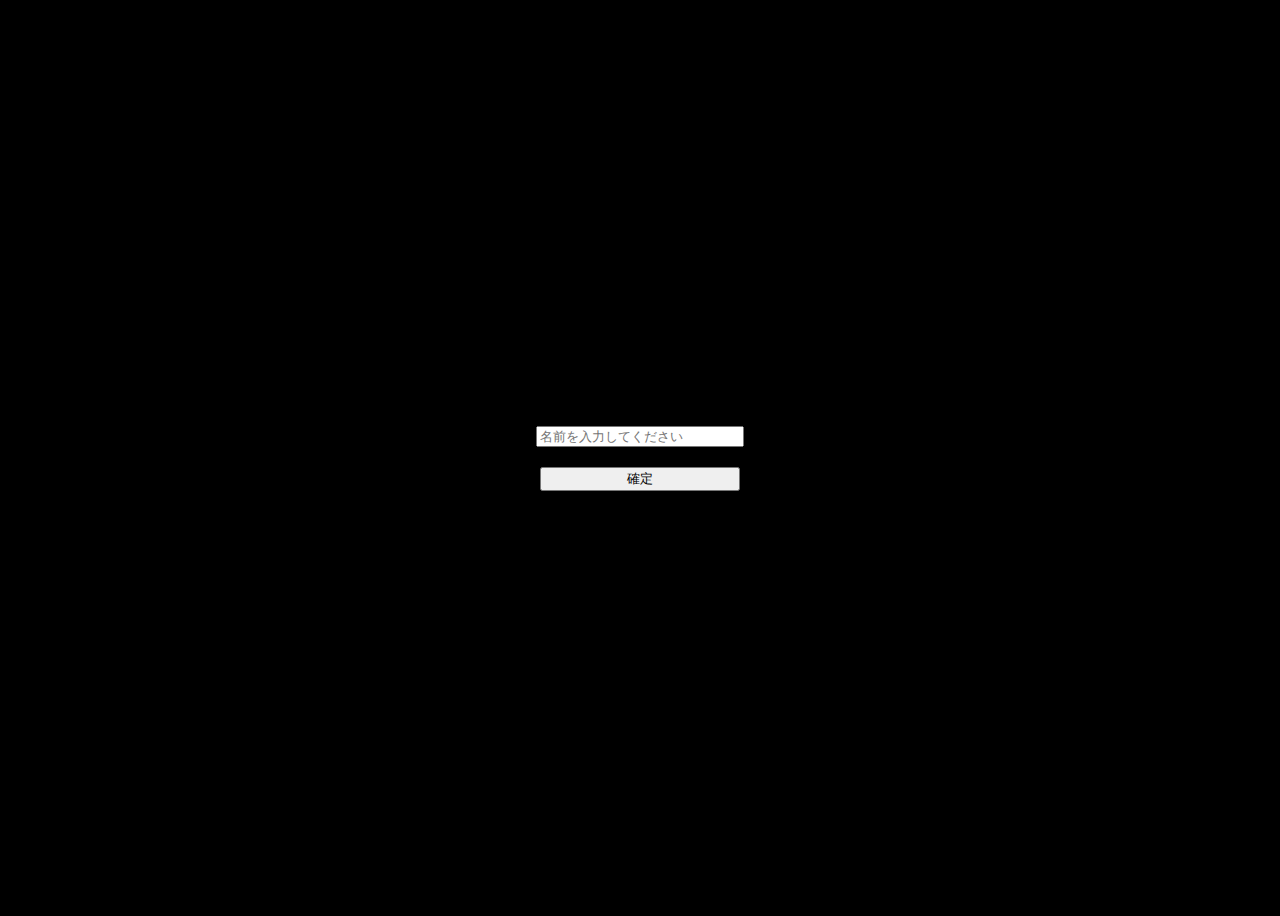
<file: index.html>
<!DOCTYPE html>

<head>
    <meta charset="UTF-8">
    <meta name="viewport" content="width=device-width, initial-scale=1.0">
    <title>ポートフォリオ</title>
    <link rel="stylesheet" href="index.css">

    <script>
        function onSubmit() {
            const nameInput = document.getElementById("name");
            const name = nameInput.value.trim();
            if (name !== "") {
                const welcomeMessage = document.getElementById("welcome-message");
                const welcomeText = document.getElementById("welcome-text");
                welcomeText.innerText = "Welcome " + name;
                nameInput.value = ""; // 入力欄をリセット
                document.getElementById("name-input").style.display = "none"; // 入力欄を非表示
                welcomeMessage.style.display = "block"; // "Welcome"メッセージを表示
            } else {
                alert("名前を入力してください。");
            }
        }
    </script>
    
</head>

<body>
    <div id="name-input">
        <input type="text" id="name" placeholder="名前を入力してください">
        <button onclick="onSubmit()">確定</button>
    </div>
    <div id="welcome-message" style="display: none;">
        <p id="welcome-text"></p>
        <a href="portfolio.html">ポートフォリオを見る</a>
    </div>
</body>

</html>
</file>
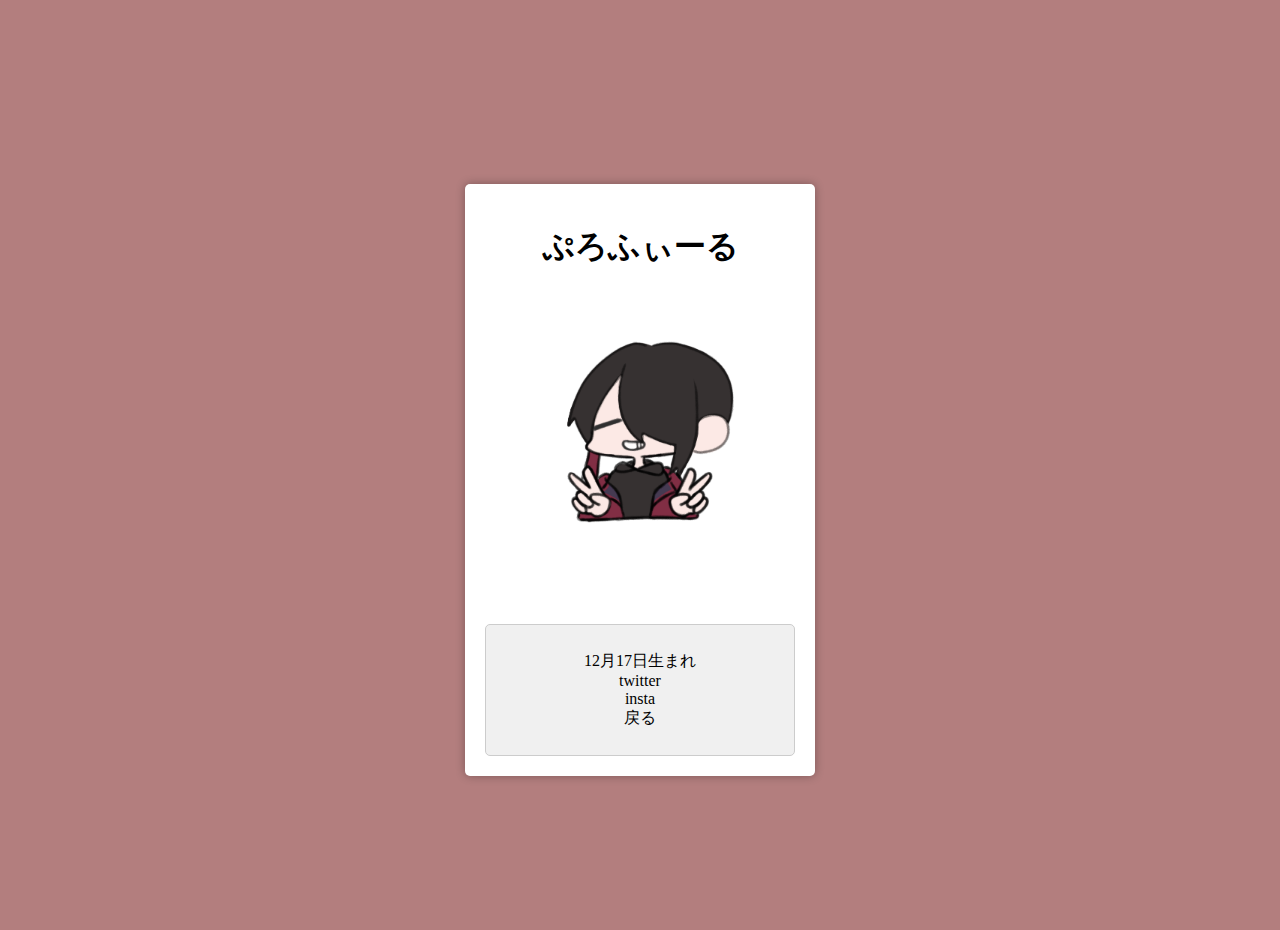
<file: plofile.html>
<!DOCTYPE html>

<head>
    <meta charset="UTF-8">
    <meta name="viewport" content="width=device-width, initial-scale=1.0">
    <title>ぷろふぃーる</title>
    <link rel="stylesheet" href="works.css">
</head>

<body>
    <div class="container">
        <div class="detail-content">
            <h1>ぷろふぃーる</h1>
            <div class="image-container">
                <img src="jpg/5.jpg" alt="NEZE">
            </div>
            <div class="description-container">
                <p>12月17日生まれ<a href="https://twitter.com/Neze_illust"><br>twitter</a><a href="https://www.instagram.com/neze_illust/?hl=ja"><br>insta</a><br><a href="portfolio.html">戻る</a></p>
            </div>
        </div>
    </div>
</body>

</html>
</file>
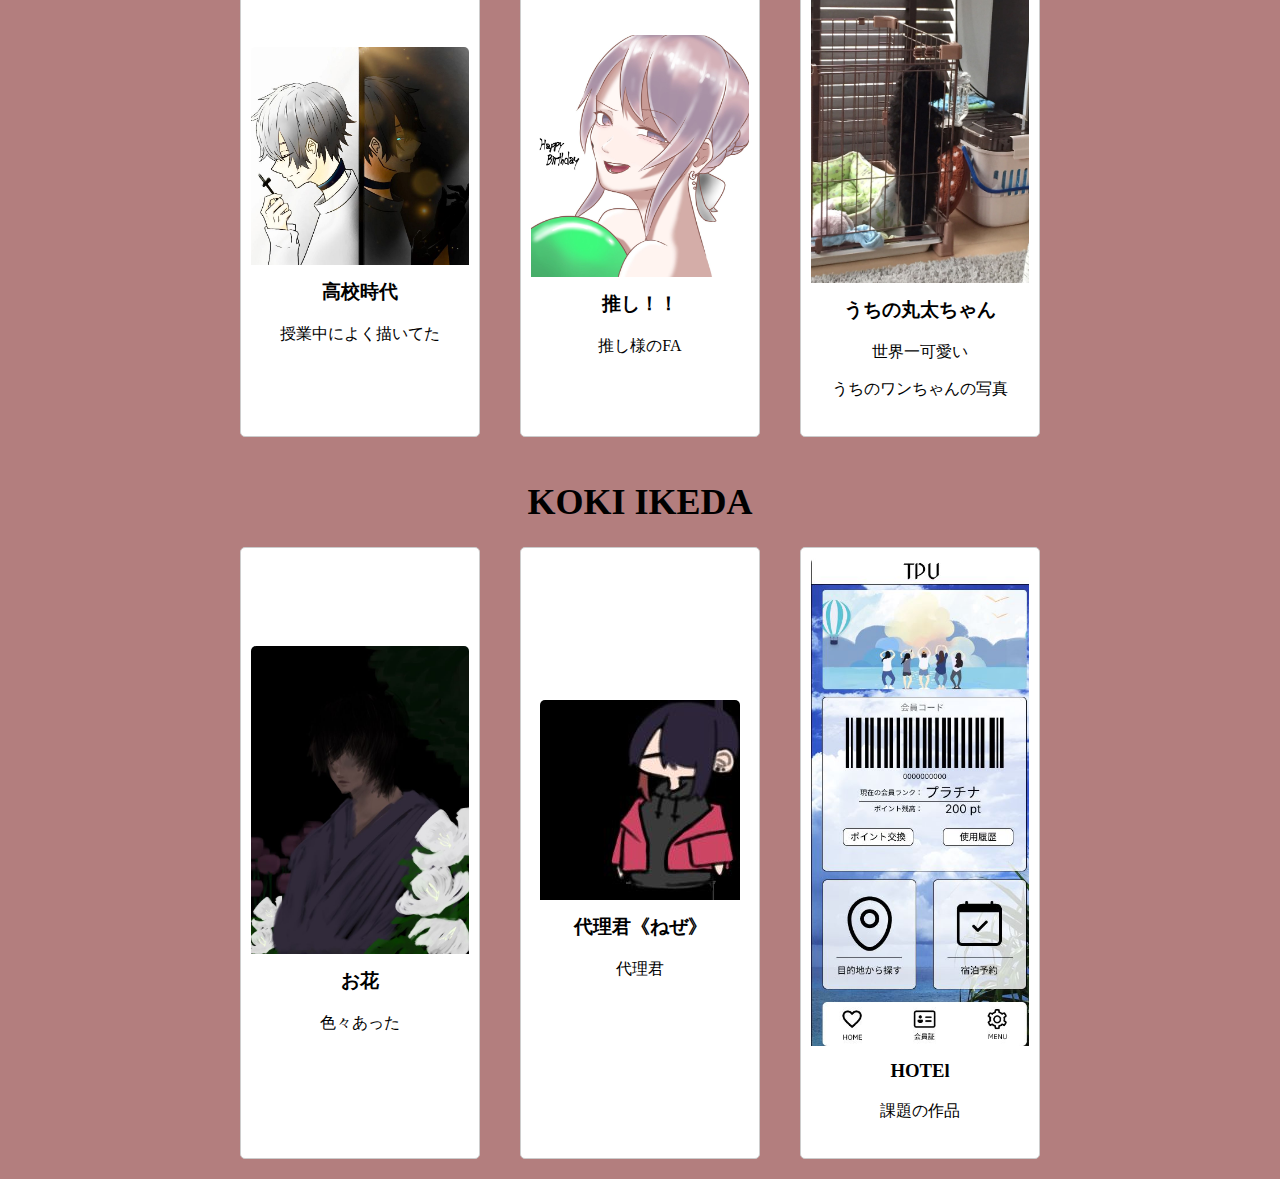
<file: portfolio.html>
<!DOCTYPE html>

<head>
    <meta charset="UTF-8">
    <meta name="viewport" content="width=device-width, initial-scale=1.0">
    <title>ポートフォリオ</title>
    <link rel="stylesheet" href="styles.css">
</head>

<body>
    <div class="container">


        <div class="gallery">
            <!-- 上の作品 -->
            <div class="top-works">
                <div class="work-card">
                    <a href="work1.html">
                        <img src="path/to/work1.jpg" alt="Work 1">
                        <div class="work-details">
                            <h3>高校時代</h3>
                            <p>授業中によく描いてた</p>
                        </div>
                    </a>
                </div>
                <div class="work-card">
                    <a href="work2.html">
                        <img src="path/to/work2.jpg" alt="Work 2">
                        <div class="work-details">
                            <h3>推し！！</h3>
                            <p>推し様のFA</p>
                        </div>
                    </a>
                </div>
                <div class="work-card">
                    <a href="work3.html">
                        <img src="path/to/work3.jpg" alt="Work 3">
                        <div class="work-details">
                            <h3>うちの丸太ちゃん</h3>
                            <p>世界一可愛い
                            <p>うちのワンちゃんの写真</p>
                            </p>
                        </div>
                </div></a>
            </div>

            <div class="centered">
                <a href="plofile.html"><h1>KOKI IKEDA</h1></a>
            </div>

            <!-- 下の作品 -->
            <div class="bottom-works">
                <div class="work-card">
                    <a href="work4.html">
                        <img src="path/to/work4.jpg" alt="Work 4">
                        <div class="work-details">
                            <h3>お花</h3>
                            <p>色々あった</p>
                        </div>
                    </a>
                </div>
                <div class="work-card">
                    <a href="work5.html">
                        <img src="path/to/work5.jpg" alt="Work 5">
                        <div class="work-details">
                            <h3>代理君《ねぜ》</h3>
                            <p>代理君</p>
                        </div>
                    </a>
                </div>
                <div class="work-card">
                    <a href="work6.html">
                        <img src="path/to/work6.jpg" alt="Work 6">
                        <div class="work-details">
                            <h3>HOTEl</h3>
                            <p>課題の作品</p>
                        </div>
                    </a>
                </div>
            </div>
        </div>
    </div>
</body>

</html>
</file>
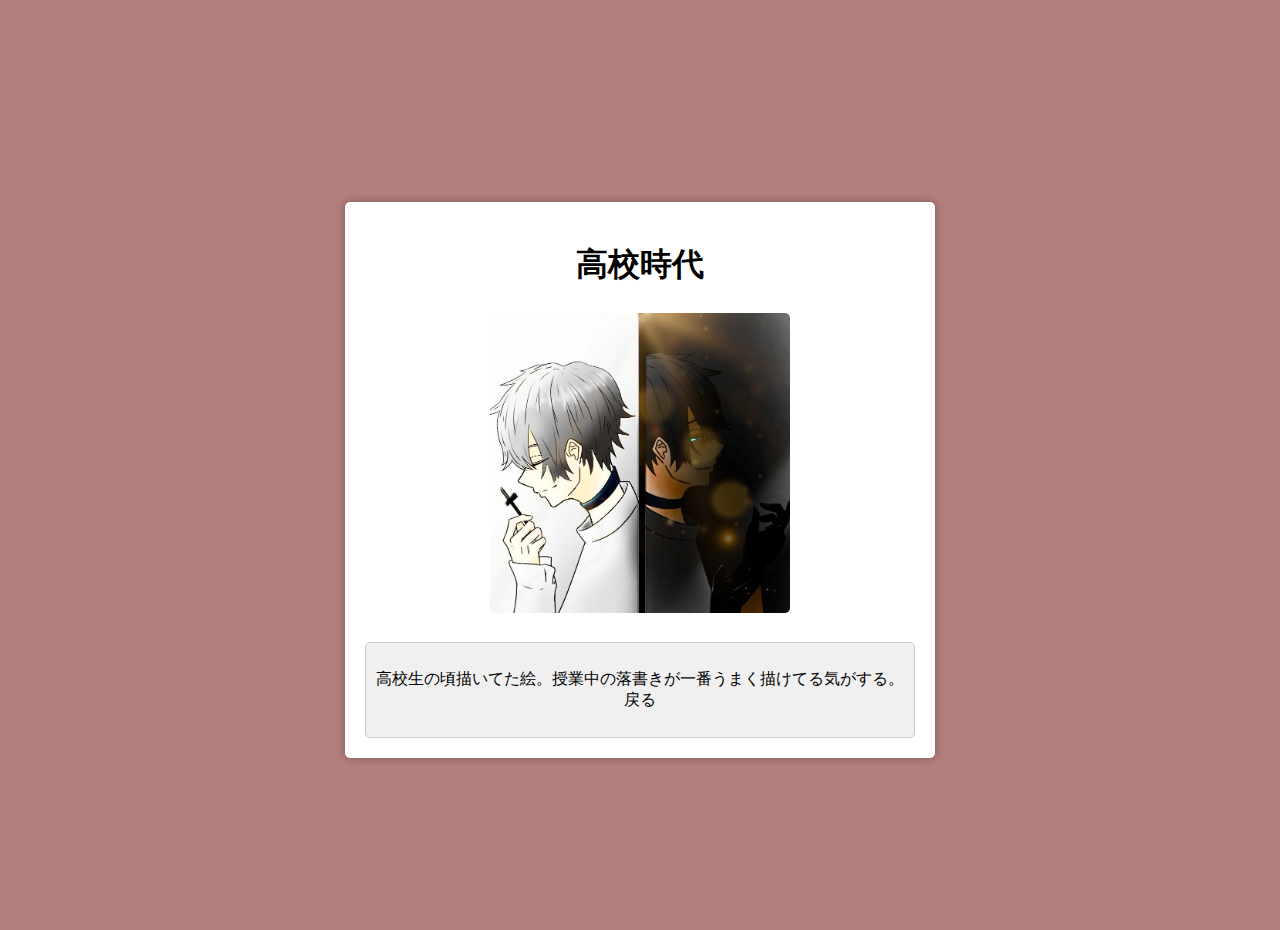
<file: work1.html>
<!DOCTYPE html>

<head>
    <meta charset="UTF-8">
    <meta name="viewport" content="width=device-width, initial-scale=1.0">
    <title>高校時代</title>
    <link rel="stylesheet" href="works.css">
</head>

<body>
    <div class="container">
        <div class="detail-content">
            <h1>高校時代</h1>
            <div class="image-container">
                <img src="path/to/work1.jpg" alt="Work 1">
            </div>
            <div class="description-container">
                <p>高校生の頃描いてた絵。授業中の落書きが一番うまく描けてる気がする。<br><a href="portfolio.html">戻る</a></p>
            </div>
        </div>
    </div>
</body>

</html>
</file>
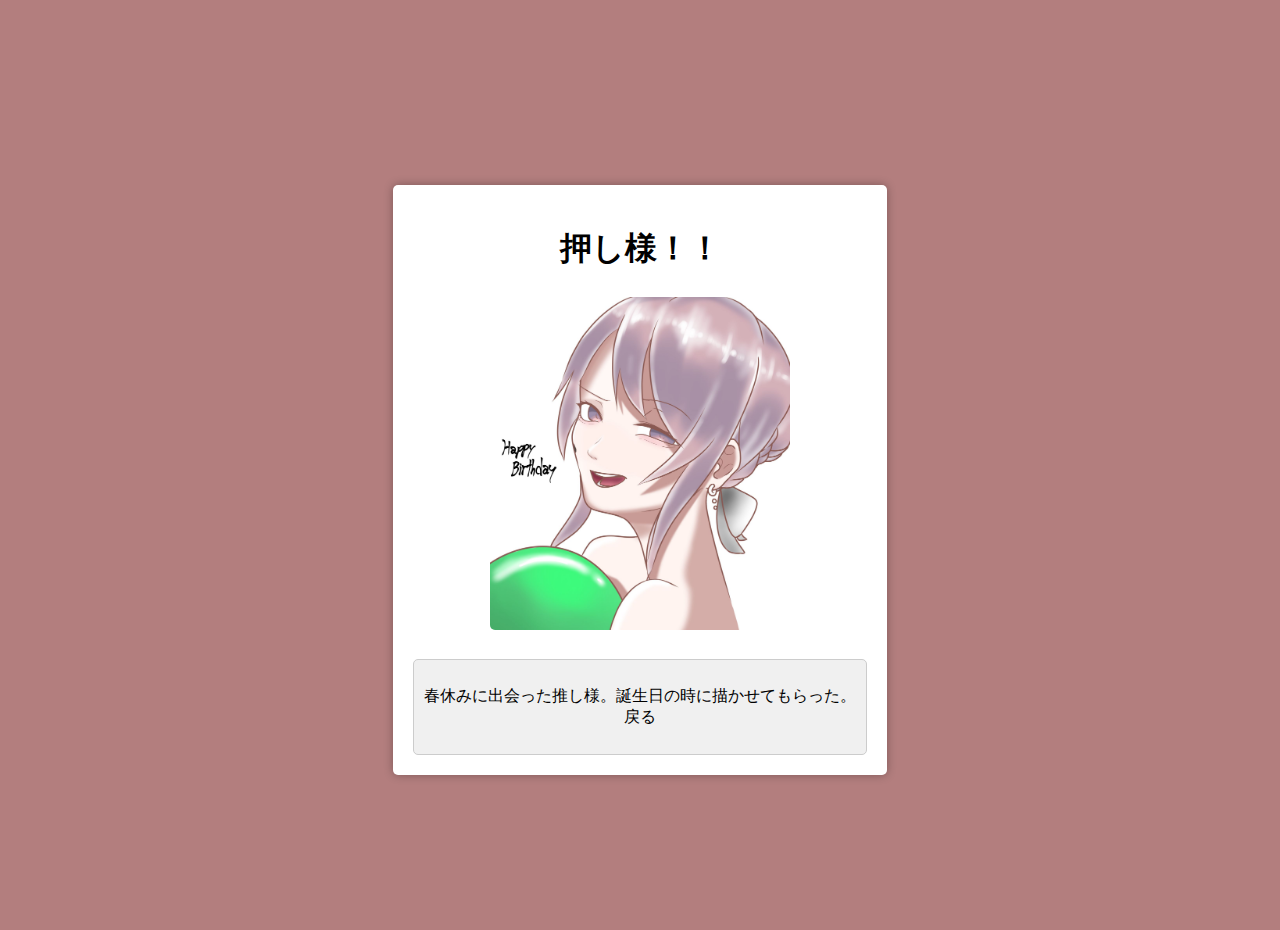
<file: work2.html>
<!DOCTYPE html>

<head>
    <meta charset="UTF-8">
    <meta name="viewport" content="width=device-width, initial-scale=1.0">
    <title>押し様！！</title>
    <link rel="stylesheet" href="works.css">
</head>

<body>
    <div class="container">
        <div class="detail-content">
            <h1>押し様！！</h1>
            <div class="image-container">
                <img src="path/to/work2.jpg" alt="Work 2">
            </div>
            <div class="description-container">
                <p>春休みに出会った推し様。誕生日の時に描かせてもらった。<br><a href="portfolio.html">戻る</a></p>
            </div>
        </div>
    </div>
</body>

</html>
</file>
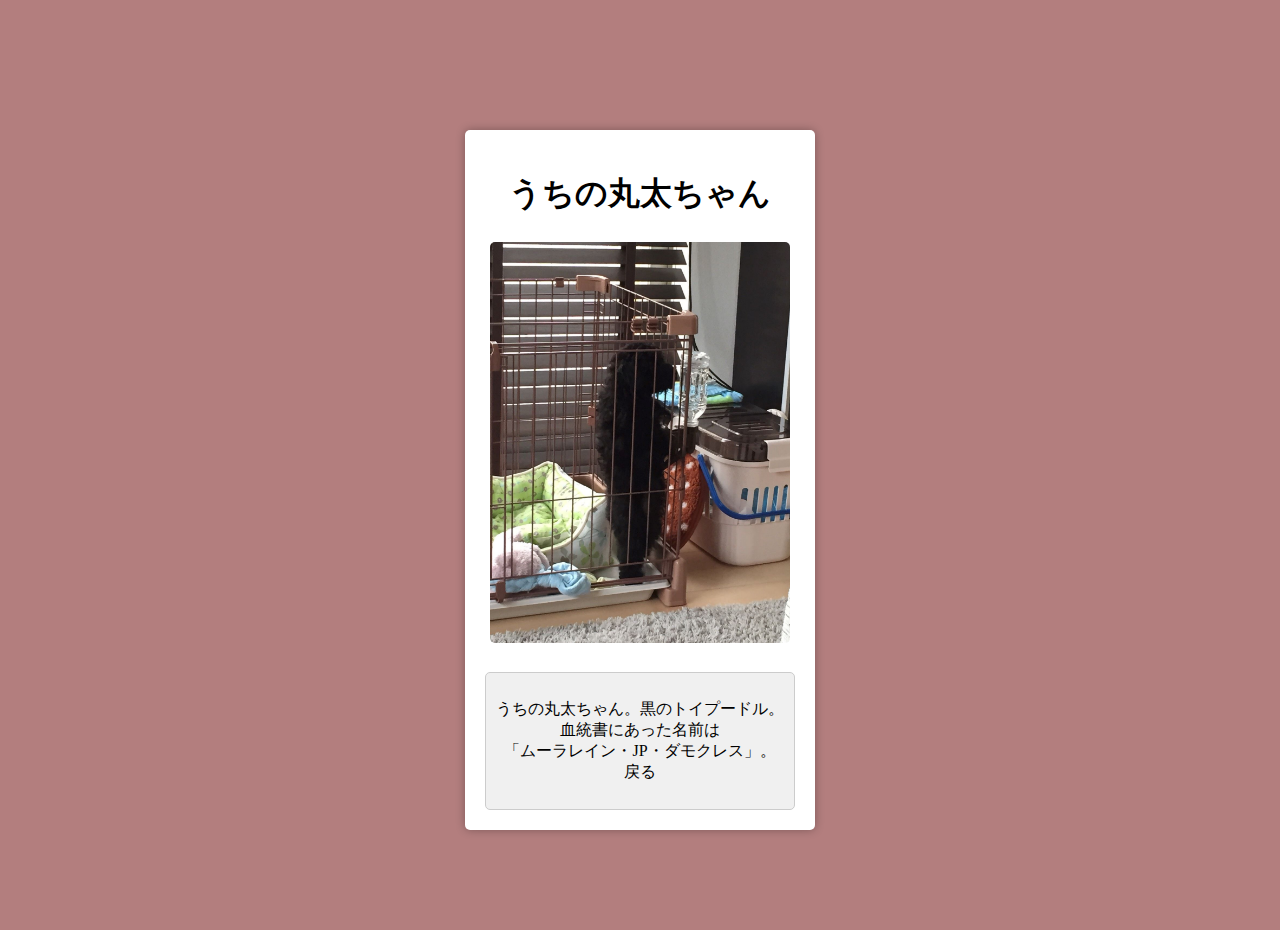
<file: work3.html>
<!DOCTYPE html>

<head>
    <meta charset="UTF-8">
    <meta name="viewport" content="width=device-width, initial-scale=1.0">
    <title>うちの丸太ちゃん</title>
    <link rel="stylesheet" href="works.css">
</head>

<body>
    <div class="container">
        <div class="detail-content">
            <h1>うちの丸太ちゃん</h1>
            <div class="image-container">
                <img src="path/to/work3.jpg" alt="Work 3">
            </div>
            <div class="description-container">
                <p>うちの丸太ちゃん。黒のトイプードル。<br>
                    血統書にあった名前は<br>
                    「ムーラレイン・JP・ダモクレス」。
                    <br><a href="portfolio.html">戻る</a></p>
            </div>
        </div>
    </div>
</body>

</html>
</file>
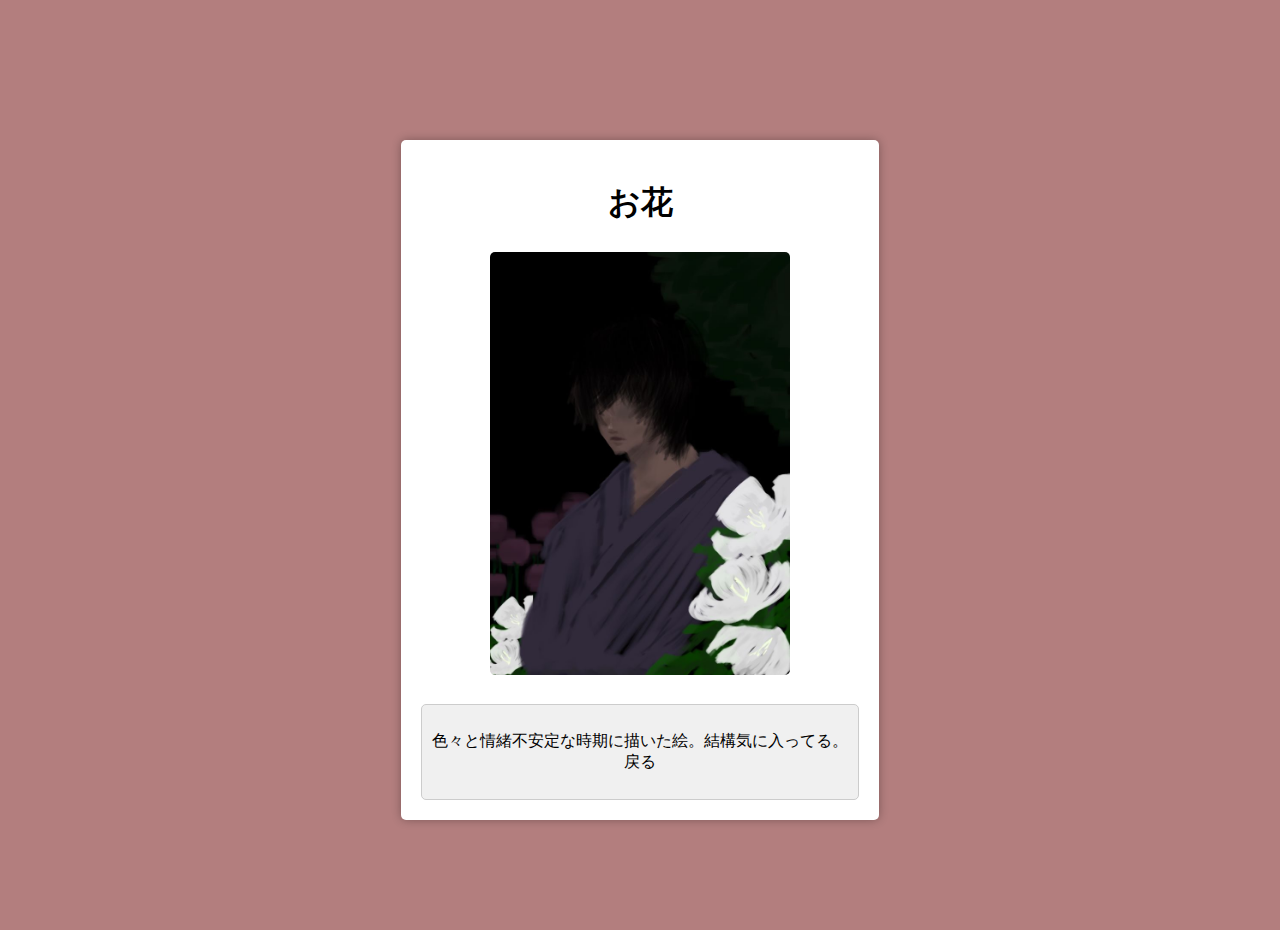
<file: work4.html>
<!DOCTYPE html>

<head>
    <meta charset="UTF-8">
    <meta name="viewport" content="width=device-width, initial-scale=1.0">
    <title>お花</title>
    <link rel="stylesheet" href="works.css">
</head>

<body>
    <div class="container">
        <div class="detail-content">
            <h1>お花</h1>
            <div class="image-container">
                <img src="path/to/work4.jpg" alt="Work 4">
            </div>
            <div class="description-container">
                <p>色々と情緒不安定な時期に描いた絵。結構気に入ってる。<br><a href="portfolio.html">戻る</a></p>
            </div>
        </div>
    </div>
</body>

</html>
</file>
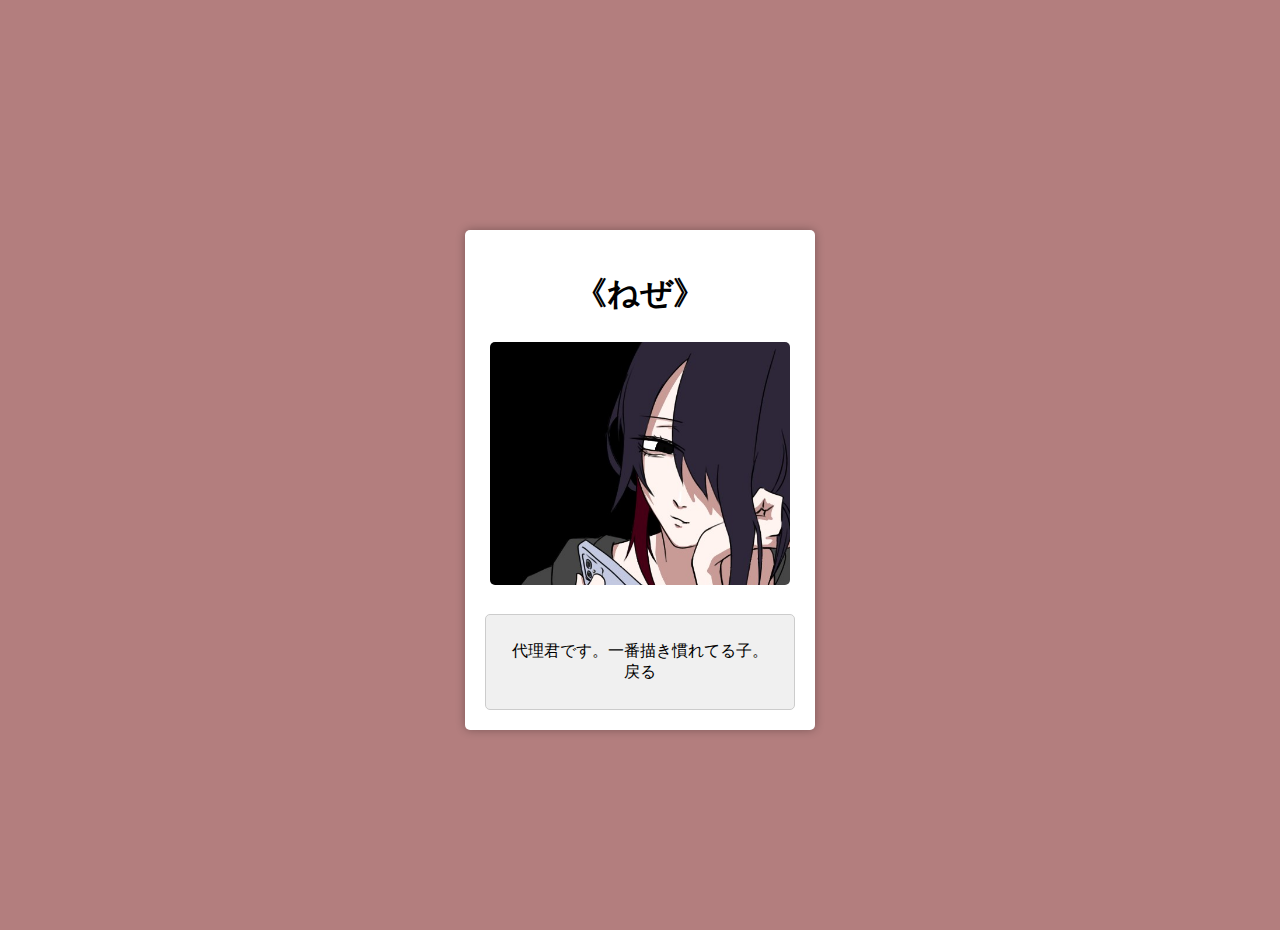
<file: work5.html>
<!DOCTYPE html>

<head>
    <meta charset="UTF-8">
    <meta name="viewport" content="width=device-width, initial-scale=1.0">
    <title>ねぜねーぜ</title>
    <link rel="stylesheet" href="works.css">
</head>

<body>
    <div class="container">
        <div class="detail-content">
            <h1>《ねぜ》</h1>
            <div class="image-container">
                <img src="jpg/3.jpg" alt="Work 5">
            </div>
            <div class="description-container">
                <p>代理君です。一番描き慣れてる子。<br><a href="portfolio.html">戻る</a></p>
            </div>
        </div>
    </div>
</html>
</file>
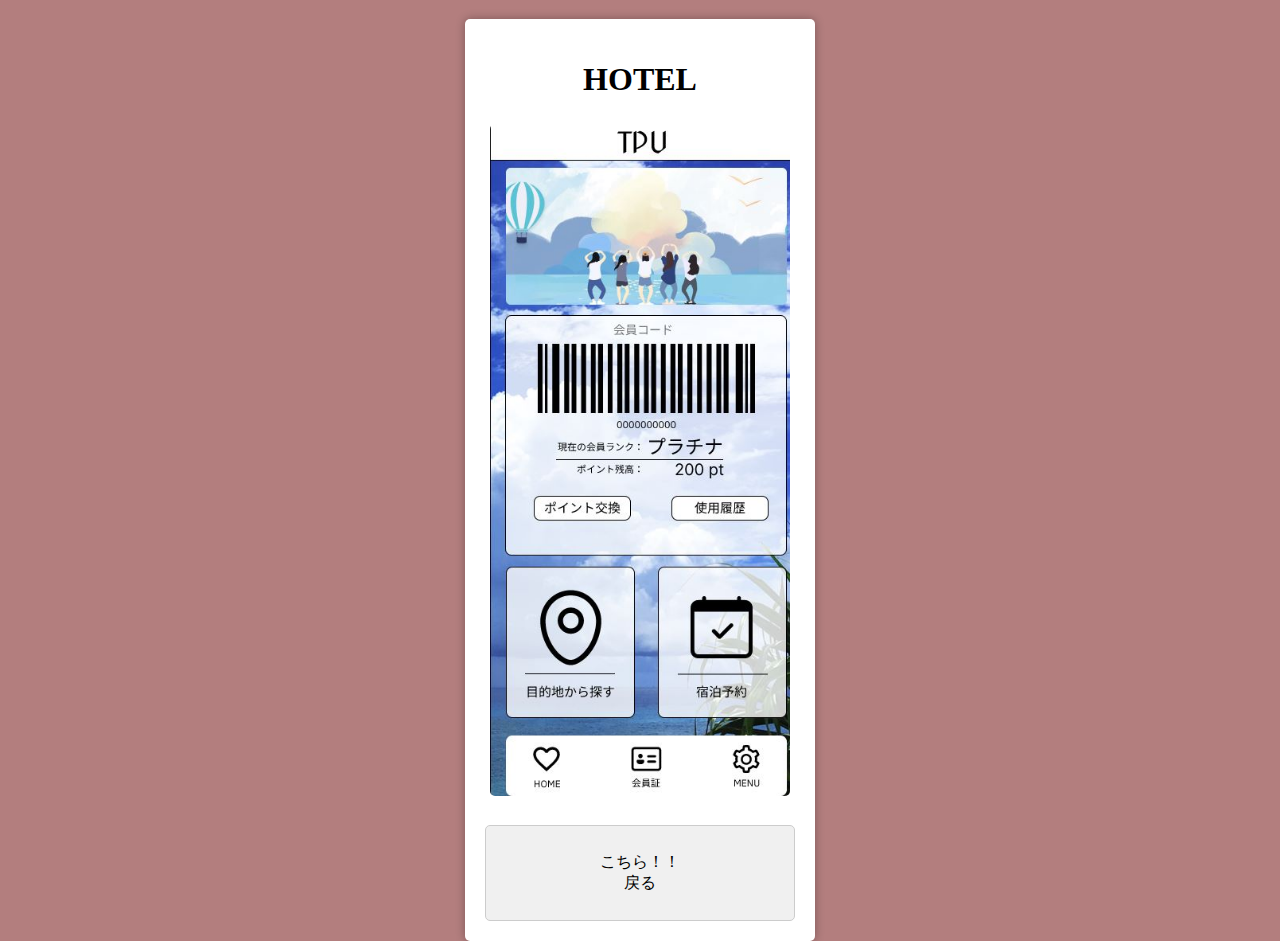
<file: work6.html>
<!DOCTYPE html>

<head>
    <meta charset="UTF-8">
    <meta name="viewport" content="width=device-width, initial-scale=1.0">
    <title>HOTEL</title>
    <link rel="stylesheet" href="works.css">
</head>

<body>
    <div class="container">
        <div class="detail-content">
            <h1>HOTEL</h1>
            <div class="image-container">
                <img src="path/to/work6.jpg" alt="Work 6">
            </div>
            <div class="description-container">
                <a
                    href="https://www.figma.com/proto/NetOjsFsHdsroAEO5VaYps/TPU-Hotel?type=design&node-id=0-3&scaling=min-zoom&page-id=0%3A1&starting-point-node-id=0%3A3&mode=design&authuser=0">
                    <p>こちら！！<br><a href="portfolio.html">戻る</a></p>
                </a>
            </div>
        </div>
    </div>
</body>

</html>
</file>
<file: index.css>
body {
    background-color: #000; /* 背景を黒に設定 */
    /* 他のスタイル */
}


/* 入力欄とボタンを真ん中に配置 */
#name-input {
    display: flex;
    flex-direction: column;
    align-items: center;
    justify-content: center;
    height: 100vh; /* ビューポートの高さいっぱいに表示 */
}

#name, button {
    width: 200px;
    margin: 10px;
}

/* "Welcome"メッセージのスタイル */
#welcome-message {
    position: absolute; /* 絶対位置指定 */
    top: 50%; /* 上端を画面の中央に */
    left: 50%; /* 左端を画面の中央に */
    transform: translate(-50%, -50%); /* 中央配置を微調整 */
    text-align: center;
    display: none;
}

#welcome-text {
    font-size: 32px;
    font-weight: bold;
    margin: 20px 0;
    color: #FFFFFF; /* メインカラーを適用 */
}
</file>
<file: works.css>
body {
    margin: 0;
    padding: 0;
    height: 100vh;
    display: flex;
    justify-content: center;
    align-items: center;
    min-height: 100vh;
    padding-top: 30px;
    background-color: #b37e7e;
}

.container {
    text-align: center;
}

.detail-content {
    max-width: 600px;
    padding: 20px;
    background-color: #fff;
    border-radius: 5px;
    box-shadow: 0 0 10px rgba(0, 0, 0, 0.3);
    text-align: center;
}

.detail-content h1 {
    font-weight: bold;
}

.image-container {
    margin-top: 20px;
    border: 5px solid #fff;
    border-radius: 5px;
}

.image-container img {
    max-width: 300px;
    height: auto;
    border-radius: 5px;
}

.description-container {
    margin-top: 20px;
    padding: 10px;
    background-color: #f0f0f0;
    border: 1px solid #ccc;
    border-radius: 5px;
}



/* スマートフォン用のスタイル */
@media (max-width: 767px) {
    .work-card {
        width: calc(50% - 20px);
    }
}

a {
    text-decoration: none;
    color: #000000;
    font-size: 16px;
}

a:hover {
    text-decoration: none;
    color: #ff0000;
}
</file>
<file: styles.css>
body {
    margin: 0;
    padding: 0;
    height: 100vh;
    display: flex;
    justify-content: center;
    align-items: center;
    min-height: 100vh;
    padding-top: 130px;
    background-color: #b37e7e;
}

a {
    text-decoration: none;
    color: #000000;
    font-size: 16px;
}

a:hover {
    text-decoration: none;
    color: #7a1e1e;
}

.container {
    text-align: center;
}

.centered {
    margin-bottom: 20px;
}

h1 {
    font-size: 36px;
}

.gallery {
    max-width: 800px;
    width: 100%;
}

.top-works,
.bottom-works {
    display: flex;
    justify-content: space-between;
}

.work-card {
    width: 30%;
    padding: 10px;
    box-sizing: border-box;
    border: 1px solid #ccc;
    border-radius: 5px;
    margin-bottom: 20px;
    display: flex;
    flex-direction: column;
    justify-content: center;
    align-items: center;
    background-color: #ffffff;
}

.work-card img {
    width: 100%;
    height: auto;
    border-radius: 5px 5px 0 0;
}

.work-details {
    padding: 10px;
    background-color: #fff;
    border-radius: 0 0 5px 5px;
}

.work-details h3 {
    margin-top: 0;
}

/* スマートフォン用のスタイル */
@media (max-width: 767px) {
    .work-card {
        width: calc(50% - 20px);
    }
}
</file>
